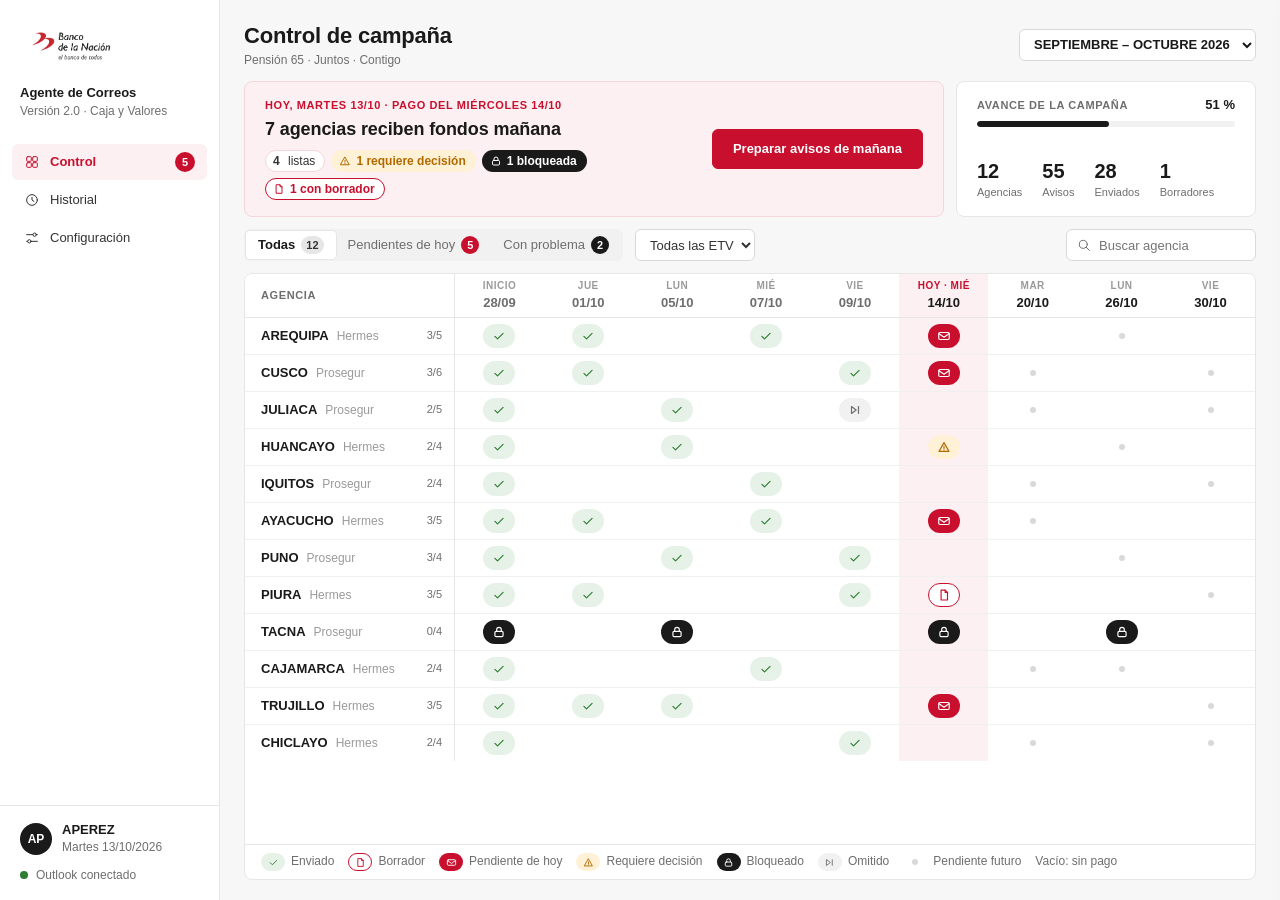
<file: docs/maqueta/index.html>
<!doctype html>
<html lang="es">
<head>
<meta charset="utf-8">
<meta name="viewport" content="width=device-width, initial-scale=1">
<title>Agente de Correos BN v2.0</title>
<style>
:root{
  --rojo:#C8102E; --rojo-osc:#9A0C23; --rojo-suave:#F6D6DA; --rojo-tenue:#FCF0F2;
  --tinta:#1A1A1A; --texto:#333333; --gris:#6E6E6E; --gris-2:#9A9A9A;
  --linea:#E6E6E6; --linea-2:#D9D9D9; --sup:#FFFFFF; --fondo:#F7F7F8; --panel:#F1F1F2;
  --ok:#2E7D32; --ok-bg:#E6F2E7; --at:#B26A00; --at-bg:#FFF1D6;
  --r-lg:8px; --r-md:6px; --sombra:0 8px 28px rgba(26,26,26,.12);
  --t:140ms ease;
}
*{box-sizing:border-box}
html,body{height:100%;margin:0}
body{background:var(--fondo);color:var(--texto);font:13px/1.45 "Segoe UI",Arial,Helvetica,sans-serif;font-variant-numeric:tabular-nums;-webkit-font-smoothing:antialiased;overflow:hidden}
button,select,input{font:inherit;color:inherit}
button{cursor:pointer}
svg.i{width:16px;height:16px;flex:none;fill:none;stroke:currentColor;stroke-width:1.5;stroke-linecap:round;stroke-linejoin:round}
:focus-visible{outline:2px solid var(--tinta);outline-offset:2px}
h1{font-size:22px;font-weight:600;color:var(--tinta);margin:0;letter-spacing:-.2px}
h2{font-size:15px;font-weight:600;color:var(--tinta);margin:0}
.rot{font-size:11px;font-weight:600;letter-spacing:.6px;text-transform:uppercase;color:var(--gris)}
.sec{color:var(--gris);font-size:12px}
.grow{flex:1;min-width:0}
.fila{display:flex;align-items:center;gap:12px}

.app{display:flex;height:100vh;min-width:1100px;min-height:700px}

/* Barra lateral */
.side{width:220px;flex:none;background:var(--sup);border-right:1px solid var(--linea);display:flex;flex-direction:column}
.logo{padding:20px 20px 4px}
.logo img{display:block;height:52px;width:auto}
.prod{padding:8px 20px 16px;font-weight:600;color:var(--tinta)}
.prod small{display:block;font-weight:400;color:var(--gris);font-size:12px}
.nav{flex:1;padding:8px 12px;display:flex;flex-direction:column;gap:2px}
.nav button{display:flex;align-items:center;gap:10px;height:36px;padding:0 12px;border:0;border-radius:var(--r-md);background:none;color:var(--texto);text-align:left;transition:background var(--t),color var(--t)}
.nav button:hover{background:var(--fondo)}
.nav button.on{background:var(--rojo-tenue);color:var(--rojo);font-weight:600}
.nav .cta{margin-left:auto;min-width:20px;height:20px;padding:0 6px;border-radius:999px;background:var(--rojo);color:#fff;font-size:11px;font-weight:600;line-height:20px;text-align:center}
.pie{padding:16px 20px;border-top:1px solid var(--linea);display:flex;flex-direction:column;gap:10px}
.usr{display:flex;align-items:center;gap:10px}
.avatar{width:32px;height:32px;border-radius:50%;background:var(--tinta);color:#fff;font-size:12px;font-weight:600;display:flex;align-items:center;justify-content:center;flex:none}
.usr b{display:block;color:var(--tinta);font-weight:600;line-height:1.2}
.con{display:flex;align-items:center;gap:8px;font-size:12px;color:var(--gris)}
.pto{width:8px;height:8px;border-radius:50%;background:var(--ok);flex:none}

/* Contenido */
.main{flex:1;min-width:0;position:relative;overflow:hidden}
.view{position:absolute;inset:0;padding:20px 24px;display:none;flex-direction:column;gap:12px;transition:right var(--t)}
.view.on{display:flex}
.main.open #v-control{right:360px}
.main.open .camp{display:none}
.main.open .busca input{width:140px}
@media (max-width:1240px){.main.open .resumen{display:none}.main.open .hoy h2{margin-bottom:0}}
.card{background:var(--sup);border:1px solid var(--linea);border-radius:var(--r-lg)}

.btn{display:inline-flex;align-items:center;justify-content:center;gap:8px;height:32px;padding:0 12px;border:1px solid var(--linea-2);border-radius:var(--r-md);background:var(--sup);color:var(--tinta);font-weight:600;white-space:nowrap;transition:background var(--t),border-color var(--t)}
.btn:hover{background:var(--fondo);border-color:var(--gris-2)}
.btn.pri{height:40px;padding:0 20px;border-color:var(--rojo);background:var(--rojo);color:#fff}
.btn.pri:hover{background:var(--rojo-osc);border-color:var(--rojo-osc)}
.btn:disabled{background:var(--panel);border-color:var(--linea);color:var(--gris-2);cursor:default}
.btn.liso{border-color:transparent;background:none;font-weight:400;color:var(--gris)}
.btn.liso:hover{background:var(--panel);color:var(--tinta)}
.btn.ico{width:32px;padding:0}
.campo{height:32px;border:1px solid var(--linea-2);border-radius:var(--r-md);background:var(--sup);padding:0 10px;transition:border-color var(--t)}
.campo:hover{border-color:var(--gris-2)}
select.campo{padding-right:4px}
.busca{position:relative}
.busca svg{position:absolute;left:10px;top:8px;color:var(--gris)}
.busca input{padding-left:32px;width:190px}
input[type=checkbox],input[type=radio]{accent-color:#C8102E;width:16px;height:16px;margin:0;flex:none}

/* Bloque Hoy + campaña */
.arriba{display:flex;gap:12px}
.hoy{flex:1;min-width:0;background:var(--rojo-tenue);border:1px solid var(--rojo-suave);border-radius:var(--r-lg);padding:16px 20px;display:flex;align-items:center;gap:20px}
.hoy .rot{color:var(--rojo)}
.hoy h2{font-size:18px;margin:2px 0 8px;letter-spacing:-.1px}
.resumen{display:flex;flex-wrap:wrap;gap:6px}
.camp{width:300px;flex:none;padding:14px 20px;display:flex;flex-direction:column;justify-content:space-between}
.barra{height:6px;border-radius:999px;background:var(--panel);overflow:hidden;margin:6px 0 2px}
.barra i{display:block;height:100%;background:var(--tinta);border-radius:999px;transition:width 300ms ease}
.cifras{display:flex;gap:20px}
.cifras b{display:block;font-size:20px;font-weight:600;color:var(--tinta);line-height:1.15}
.cifras span{font-size:11px;color:var(--gris)}

/* Filtros */
.seg{display:inline-flex;background:var(--panel);border-radius:var(--r-md);padding:2px}
.seg button{white-space:nowrap;height:28px;padding:0 12px;border:0;border-radius:4px;background:none;color:var(--gris);display:flex;align-items:center;gap:6px;transition:background var(--t),color var(--t)}
.seg button:hover{color:var(--tinta)}
.seg button.on{background:var(--sup);color:var(--tinta);font-weight:600;box-shadow:0 0 0 1px var(--linea)}
.seg em{font-style:normal;font-size:11px;font-weight:600;min-width:18px;height:18px;line-height:18px;border-radius:999px;background:var(--linea);color:var(--texto);text-align:center;padding:0 5px}
.seg em.r{background:var(--rojo);color:#fff}.seg em.n{background:var(--tinta);color:#fff}

::-webkit-scrollbar{width:10px;height:10px}
::-webkit-scrollbar-thumb{background:var(--linea-2);border-radius:999px;border:2px solid var(--sup)}
::-webkit-scrollbar-thumb:hover{background:var(--gris-2)}

/* Matriz */
.tablero{flex:1;min-height:0;display:flex;flex-direction:column;overflow:hidden}
.scroll{flex:1;overflow:auto}
table{border-collapse:separate;border-spacing:0;width:100%}
.mx{table-layout:fixed;min-width:620px}
.mx col.c1{width:210px}
.main.open .mx col.c1{width:176px}
.mx th{position:sticky;top:0;z-index:2;background:var(--sup);height:44px;border-bottom:1px solid var(--linea);font-weight:400;padding:0;text-align:center}
.mx th small{display:block;white-space:nowrap;font-size:10px;font-weight:600;letter-spacing:.5px;color:var(--gris-2)}
.mx th b{font-size:13px;font-weight:600;color:var(--tinta)}
.mx th.pas b{color:var(--gris)}
.mx th:first-child,.mx td:first-child{position:sticky;left:0;z-index:1;background:var(--sup);text-align:left;padding:0 12px 0 16px;border-right:1px solid var(--linea)}
.mx th:first-child{z-index:3}
.mx td{height:36px;border-bottom:1px solid #F0F0F0;padding:0;text-align:center;transition:background var(--t)}
.mx tr:last-child td{border-bottom:0}
.mx tbody tr:hover td{background:#FAFAFA}
.mx tbody tr.sel td{background:var(--fondo)}
.mx .dia-hoy,.mx tbody tr:hover td.dia-hoy,.mx tbody tr.sel td.dia-hoy{background:var(--rojo-tenue)}
.mx th.dia-hoy small{color:var(--rojo)}
.ag{display:flex;align-items:center;gap:8px;width:100%;height:36px;border:0;background:none;padding:0;text-align:left}
.ag b{font-weight:600;color:var(--tinta)}
.ag span{color:var(--gris-2);font-size:12px}
.ag i{margin-left:auto;font-style:normal;font-size:11px;color:var(--gris)}
.cel{width:100%;height:36px;border:0;background:none;padding:0;display:flex;align-items:center;justify-content:center}
.cel .p{transition:transform var(--t)}
.cel:hover .p{transform:scale(1.1)}
.cel.sel .p{box-shadow:0 0 0 2px var(--sup),0 0 0 4px var(--tinta)}
.vacio{padding:48px;text-align:center;color:var(--gris)}

/* Estados: píldora de celda (.p) y chip con texto (.chip) */
.p{width:32px;height:24px;border-radius:999px;display:inline-flex;align-items:center;justify-content:center;border:1px solid transparent}
.p svg.i{width:14px;height:14px;stroke-width:2}
.chip{display:inline-flex;align-items:center;gap:5px;height:22px;padding:0 9px 0 7px;border-radius:999px;border:1px solid transparent;font-size:12px;font-weight:600;white-space:nowrap}
.chip svg.i{width:12px;height:12px;stroke-width:2}
.s-env{background:var(--ok-bg);color:var(--ok)}
.s-borr{background:var(--sup);border-color:var(--rojo);color:var(--rojo)}
.s-hoy{background:var(--rojo);color:#fff}
.s-pend{color:var(--gris-2)}
.p.s-pend::after{content:"";width:6px;height:6px;border-radius:50%;background:var(--linea-2)}
.chip.s-pend{background:var(--panel);color:var(--gris)}
.s-omit{background:var(--panel);color:var(--gris)}
.s-bloq{background:var(--tinta);color:#fff}
.s-dec{background:var(--at-bg);color:var(--at)}
.chip.neutro{background:var(--sup);border-color:var(--rojo-suave);color:var(--texto);font-weight:400}
.leyenda{display:flex;align-items:center;gap:4px 14px;padding:8px 16px;border-top:1px solid var(--linea);font-size:12px;color:var(--gris);flex-wrap:wrap}
.leyenda span{display:inline-flex;align-items:center;gap:6px}
.leyenda .p{width:24px;height:18px}.leyenda .p svg.i{width:11px;height:11px}

/* Panel de detalle */
.det{position:absolute;top:0;right:0;bottom:0;width:360px;background:var(--sup);border-left:1px solid var(--linea);box-shadow:var(--sombra);transform:translateX(105%);transition:transform 160ms ease;display:flex;flex-direction:column;z-index:5}
.main.open .det{transform:none}
.det-h{padding:20px 20px 16px;border-bottom:1px solid var(--linea)}
.det-b{flex:1;overflow-y:auto;padding:16px 20px;display:flex;flex-direction:column;gap:20px}
.det-f{padding:12px 20px;border-top:1px solid var(--linea);display:flex;gap:8px}
.aviso{border-radius:var(--r-lg);padding:12px 14px;font-size:12px;display:flex;gap:10px}
.aviso b{display:block;font-size:13px;margin-bottom:2px}
.aviso.dec{background:var(--at-bg);color:#6B4000}.aviso.dec svg{color:var(--at)}
.aviso.bloq{background:var(--tinta);color:#E6E6E6}.aviso.bloq b{color:#fff}
.opc{display:flex;gap:8px;align-items:flex-start;margin-top:8px;padding:8px 10px;background:var(--sup);border-radius:var(--r-md);color:var(--texto);cursor:pointer}
.tl{position:relative;margin-top:8px}
.tl::before{content:"";position:absolute;left:11px;top:14px;bottom:14px;width:1px;background:var(--linea-2)}
.tl button{position:relative;display:flex;align-items:center;gap:12px;width:100%;border:0;background:none;padding:6px 8px 6px 0;border-radius:var(--r-md);text-align:left;transition:background var(--t)}
.tl button:hover{background:var(--fondo)}
.tl button.cur{background:var(--fondo)}
.tl .p{width:24px;height:24px;flex:none;position:relative;background-clip:padding-box}
.tl .p.s-pend{background:var(--sup);border-color:var(--linea-2)}
.tl .p svg.i{width:12px;height:12px}
.tl b{display:block;font-weight:600;color:var(--tinta);line-height:1.3}
.tl small{font-size:12px;color:var(--gris)}
.tl em{margin-left:auto;font-style:normal;font-size:12px;color:var(--gris);white-space:nowrap}
.kv{display:grid;grid-template-columns:52px 1fr;gap:4px 8px;margin-top:8px;font-size:12px}
.kv dt{color:var(--gris)}.kv dd{margin:0;color:var(--tinta);word-break:break-word}

/* Tablas de datos */
.tb th{position:sticky;top:0;z-index:1;background:var(--sup);height:36px;padding:0 12px;text-align:left;border-bottom:1px solid var(--linea);font-size:11px;font-weight:600;letter-spacing:.6px;text-transform:uppercase;color:var(--gris)}
.tb td{height:44px;padding:4px 12px;border-bottom:1px solid #F0F0F0}
.tb tr:last-child td{border-bottom:0}
.tb td b{color:var(--tinta);font-weight:600}
.tb td .sec{overflow:hidden;text-overflow:ellipsis;white-space:nowrap}
.tb tr.clic{cursor:pointer}
.tb tr.clic:hover td{background:#FAFAFA}
.tb tr.cur td,.tb tr.cur:hover td{background:var(--rojo-tenue)}
.tb tr.grupo td{height:32px;background:var(--fondo);font-size:11px;font-weight:600;letter-spacing:.6px;text-transform:uppercase;color:var(--gris)}
.tb tr.off td{color:var(--gris-2)}.tb tr.off td b{color:var(--gris)}

/* Pasos */
.pasos{display:flex;align-items:center;gap:8px;font-size:12px;color:var(--gris)}
.pasos span{display:flex;align-items:center;gap:6px}
.pasos i{font-style:normal;width:20px;height:20px;border-radius:50%;border:1px solid var(--linea-2);display:flex;align-items:center;justify-content:center;font-size:11px;font-weight:600;background:var(--sup)}
.pasos .on{color:var(--tinta);font-weight:600}.pasos .on i{background:var(--rojo);border-color:var(--rojo);color:#fff}
.pasos .ok i{background:var(--tinta);border-color:var(--tinta);color:#fff}
.pasos u{width:28px;height:1px;background:var(--linea-2)}

/* Correo */
.mail{display:flex;flex-direction:column;min-height:0;overflow:hidden}
.mail-h{padding:16px 20px;border-bottom:1px solid var(--linea)}
.mail-h h2{margin-bottom:10px}
.mail-b{padding:16px 20px;overflow-y:auto;flex:1;color:var(--texto)}
.mail-b p{margin:0 0 10px}
.firma{margin-top:16px;padding-top:12px;border-top:1px solid var(--linea);font-size:12px;color:var(--gris)}
.firma b{color:var(--tinta);font-size:13px}

.accion{display:flex;align-items:center;gap:12px;padding:12px 16px}
.accion .nota{display:flex;align-items:center;gap:8px;font-weight:600;color:var(--tinta)}

.tres{display:grid;grid-template-columns:repeat(3,1fr);gap:12px}
.tres .card{padding:14px 20px}
.tres b{display:block;font-size:28px;font-weight:600;color:var(--tinta);line-height:1.15}
.verif{padding:16px 20px}
.verif ul{list-style:none;margin:8px 0 0;padding:0;display:grid;grid-template-columns:1fr 1fr;gap:6px 24px}
.verif li{display:flex;align-items:center;gap:8px}
.verif li svg{color:var(--ok)}

/* Configuración */
.cfg{display:grid;grid-template-columns:1fr 1fr;gap:12px;overflow-y:auto;align-content:start}
.cfg .card{padding:16px 20px}
.cfg p{margin:2px 0 12px}
.cfg .campo{width:100%}
.cfg label{display:block;font-size:12px;color:var(--gris);margin:8px 0 4px}
.excl{display:flex;flex-wrap:wrap;gap:6px;margin-bottom:10px}
.excl span{display:inline-flex;align-items:center;gap:4px;height:26px;padding:0 4px 0 10px;border-radius:999px;background:var(--panel);font-size:12px}
.excl button{border:0;background:none;width:20px;height:20px;border-radius:50%;display:flex;align-items:center;justify-content:center;color:var(--gris)}
.excl button:hover{background:var(--linea-2);color:var(--tinta)}
.excl svg.i{width:12px;height:12px}
.ruta{display:flex;align-items:center;gap:6px;font-size:12px;color:var(--ok);margin-top:6px}
.ruta svg.i{width:12px;height:12px;stroke-width:2}

/* Modal y aviso emergente */
.velo{position:absolute;inset:0;background:rgba(26,26,26,.32);display:none;align-items:center;justify-content:center;z-index:10}
.velo.on{display:flex}
.dlg{width:640px;max-height:84%;background:var(--sup);border-radius:var(--r-lg);box-shadow:var(--sombra);display:flex;flex-direction:column;overflow:hidden}
.dlg-t{display:flex;align-items:center;gap:12px;padding:12px 12px 12px 20px;border-bottom:1px solid var(--linea)}
.dlg-f{padding:12px 20px;border-top:1px solid var(--linea);display:flex;align-items:center;gap:12px}
.toast{position:absolute;left:50%;bottom:24px;transform:translate(-50%,20px);background:var(--tinta);color:#fff;padding:10px 16px;border-radius:var(--r-md);box-shadow:var(--sombra);opacity:0;pointer-events:none;transition:opacity var(--t),transform var(--t);z-index:20;display:flex;align-items:center;gap:8px}
.toast.on{opacity:1;transform:translate(-50%,0)}
</style>
</head>
<body>
<div class="app">
  <aside class="side">
    <div class="logo"><img src="[data-uri]" alt="Banco de la Nación"></div>
    <div class="prod">Agente de Correos<small>Versión 2.0 · Caja y Valores</small></div>
    <nav class="nav" id="nav"></nav>
    <div class="pie">
      <div class="usr"><div class="avatar">AP</div><div><b>APEREZ</b><span class="sec">Martes 13/10/2026</span></div></div>
      <div class="con"><span class="pto"></span>Outlook conectado</div>
    </div>
  </aside>

  <main class="main" id="main">
    <!-- 1. CONTROL DE CAMPAÑA -->
    <section class="view on" id="v-control">
      <div class="fila">
        <div class="grow">
          <h1>Control de campaña</h1>
          <div class="sec">Pensión 65 · Juntos · Contigo</div>
        </div>
        <select class="campo" aria-label="Campaña" style="font-weight:600;color:var(--tinta)">
          <option>SEPTIEMBRE – OCTUBRE 2026</option>
          <option>JULIO – AGOSTO 2026 (cerrada)</option>
        </select>
      </div>

      <div class="arriba">
        <div class="hoy" id="hoy"></div>
        <div class="card camp" id="camp"></div>
      </div>

      <div class="fila">
        <div class="seg" id="seg"></div>
        <select class="campo" id="f-etv" aria-label="ETV" onchange="pintarControl()">
          <option value="">Todas las ETV</option><option>Hermes</option><option>Prosegur</option>
        </select>
        <span class="grow"></span>
        <div class="busca"><span id="ico-busca"></span><input class="campo" id="f-q" placeholder="Buscar agencia" aria-label="Buscar agencia" oninput="pintarMatriz()"></div>
      </div>

      <div class="card tablero">
        <div class="scroll" id="matriz"></div>
        <div class="leyenda" id="leyenda"></div>
      </div>
    </section>

    <aside class="det" id="det" aria-label="Detalle de la agencia"></aside>

    <!-- 2. REVISIÓN PREVIA -->
    <section class="view" id="v-revision">
      <div class="fila">
        <button class="btn ico" aria-label="Volver al tablero" onclick="ir('control')" id="rev-volver"></button>
        <div class="grow">
          <h1>Revisión previa</h1>
          <div class="sec">Recordatorios para el pago del miércoles 14 de octubre de 2026</div>
        </div>
        <div class="pasos"><span class="on"><i>1</i>Revisar</span><u></u><span><i>2</i>Generar</span><u></u><span><i>3</i>Verificar</span></div>
      </div>
      <div class="fila grow" style="align-items:stretch;min-height:0">
        <div class="card tablero" style="flex:1.5">
          <div class="scroll" id="rev-tabla"></div>
        </div>
        <div class="card mail" style="flex:1" id="rev-mail"></div>
      </div>
      <div class="card accion">
        <span class="nota" id="rev-nota"></span>
        <span class="sec grow">Los correos quedan como borradores en Outlook. El envío lo realiza usted.</span>
        <button class="btn" onclick="ir('control')">Cancelar</button>
        <button class="btn pri" id="btn-gen" onclick="generar()"></button>
      </div>
    </section>

    <!-- 3. RESULTADO -->
    <section class="view" id="v-resultado">
      <div class="fila">
        <div class="grow">
          <h1>Resultado de la generación</h1>
          <div class="sec">Martes 13/10/2026, 10:15 · Recordatorios para el pago del 14/10</div>
        </div>
        <div class="pasos"><span class="ok"><i>1</i>Revisar</span><u></u><span class="ok"><i>2</i>Generar</span><u></u><span class="on"><i>3</i>Verificar</span></div>
      </div>
      <div class="tres" id="res-kpis"></div>
      <div class="card tablero"><div class="scroll" id="res-tabla"></div></div>
      <div class="card verif" id="res-verif"></div>
      <div class="fila">
        <span class="sec grow">El detalle quedó registrado en el Historial.</span>
        <button class="btn" onclick="ir('historial')">Ver historial</button>
        <button class="btn pri" onclick="ir('control')">Volver al control de campaña</button>
      </div>
    </section>

    <!-- 4. HISTORIAL -->
    <section class="view" id="v-historial">
      <div class="fila">
        <div class="grow"><h1>Historial</h1><div class="sec" id="hist-n"></div></div>
        <select class="campo" id="h-ag" aria-label="Agencia" onchange="pintarHistorial()"></select>
        <select class="campo" id="h-res" aria-label="Resultado" onchange="pintarHistorial()">
          <option value="">Todos los resultados</option><option value="env">Enviado</option><option value="borr">Borrador generado</option><option value="omit">Omitido</option><option value="bloq">Bloqueado</option>
        </select>
        <div class="busca"><span id="ico-busca2"></span><input class="campo" id="h-q" placeholder="Buscar" aria-label="Buscar en el historial" oninput="pintarHistorial()"></div>
      </div>
      <div class="card tablero"><div class="scroll" id="hist-tabla"></div></div>
    </section>

    <!-- 5. CONFIGURACIÓN -->
    <section class="view" id="v-config">
      <div class="fila">
        <div class="grow"><h1>Configuración</h1><div class="sec">Se aplica a todos los avisos de la campaña.</div></div>
        <button class="btn pri" onclick="guardarCfg()">Guardar cambios</button>
      </div>
      <div class="cfg grow">
        <div class="card">
          <h2>Jefatura firmante</h2><p class="sec">Aparece en la firma de cada correo.</p>
          <label for="c-jefe">Nombre</label><input class="campo" id="c-jefe" oninput="firmaPrev()">
          <label for="c-cargo">Cargo</label><input class="campo" id="c-cargo" oninput="firmaPrev()">
          <div class="firma" id="c-firma"></div>
        </div>
        <div class="card">
          <h2>Correos excluidos de los recordatorios</h2><p class="sec">Reciben el correo de inicio, pero no los recordatorios.</p>
          <div class="excl" id="c-excl"></div>
          <div class="fila" style="gap:8px"><input class="campo grow" id="c-nuevo" placeholder="correo@bn.com.pe" aria-label="Correo a excluir" onkeydown="if(event.key==='Enter')agregarExcl()"><button class="btn" onclick="agregarExcl()">Agregar</button></div>
        </div>
        <div class="card">
          <h2>Dominio interno</h2><p class="sec">Un destinatario fuera de este dominio bloquea el aviso.</p>
          <div class="fila" style="gap:8px"><span class="sec">@</span><input class="campo" id="c-dom" aria-label="Dominio interno" style="width:200px"></div>
        </div>
        <div class="card">
          <h2>Archivos</h2><p class="sec">Origen del cronograma y destino de los respaldos.</p>
          <label for="c-crono">Ruta del cronograma</label>
          <div class="fila" style="gap:8px"><input class="campo grow" id="c-crono"><button class="btn" id="b-crono">Examinar</button></div>
          <div class="ruta" id="r-crono"></div>
          <label for="c-resp" style="margin-top:14px">Carpeta de respaldo</label>
          <div class="fila" style="gap:8px"><input class="campo grow" id="c-resp"><button class="btn" id="b-resp">Examinar</button></div>
          <div class="ruta" id="r-resp"></div>
        </div>
      </div>
    </section>

    <div class="velo" id="velo" onclick="if(event.target===this)cerrarModal()">
      <div class="dlg" role="dialog" aria-modal="true">
        <div class="dlg-t"><div class="grow"><h2 id="modal-t"></h2></div><span id="modal-chip"></span><button class="btn liso ico" aria-label="Cerrar" id="modal-x" onclick="cerrarModal()"></button></div>
        <div class="mail" id="modal-mail"></div>
        <div class="dlg-f"><span class="sec grow">Vista de solo lectura. La aplicación no envía correos.</span><button class="btn" onclick="cerrarModal()">Cerrar</button></div>
      </div>
    </div>
    <div class="toast" id="toast" role="status"></div>
  </main>
</div>

<script>
// ---------- Íconos (línea, 1.5 px) ----------
var ICO = {
  tablero:'<rect x="4" y="4" width="7" height="7" rx="1.5"/><rect x="13" y="4" width="7" height="7" rx="1.5"/><rect x="4" y="13" width="7" height="7" rx="1.5"/><rect x="13" y="13" width="7" height="7" rx="1.5"/>',
  reloj:'<circle cx="12" cy="12" r="8"/><path d="M12 8v4l3 2"/>',
  ajustes:'<path d="M4 7h9M19 7h1M4 17h1M11 17h9"/><circle cx="16" cy="7" r="2.5"/><circle cx="8" cy="17" r="2.5"/>',
  check:'<path d="M5 12.5l4.5 4.5L19 7.5"/>',
  doc:'<path d="M7 3.5h7l4 4V20.5H7z"/><path d="M14 3.5v4h4"/>',
  correo:'<rect x="3" y="6" width="18" height="12" rx="2"/><path d="M3.5 8l8.5 6 8.5-6"/>',
  saltar:'<path d="M6 6l8 6-8 6z"/><path d="M18 6v12"/>',
  candado:'<rect x="5" y="11" width="14" height="9" rx="2"/><path d="M8 11V8a4 4 0 0 1 8 0v3"/>',
  alerta:'<path d="M12 4.5l8.5 15h-17z"/><path d="M12 10.5v4M12 17v.3"/>',
  buscar:'<circle cx="11" cy="11" r="6"/><path d="M20 20l-4.5-4.5"/>',
  x:'<path d="M6 6l12 12M18 6L6 18"/>',
  atras:'<path d="M14.5 6l-6 6 6 6"/>',
  seguro:'<path d="M12 3.5l7 3v5c0 4.5-3 7.5-7 9-4-1.5-7-4.5-7-9v-5z"/><path d="M9 12l2.2 2.2L15 10.5"/>'
};
function ico(n){return '<svg class="i" viewBox="0 0 24 24" aria-hidden="true">' + ICO[n] + '</svg>'}

// ---------- Datos de ejemplo ----------
var FECHAS = [
  {d:'28/09', dia:'LUN', largo:'lunes 28 de septiembre de 2026',  aviso:'28/09/2026'},
  {d:'01/10', dia:'JUE', largo:'jueves 1 de octubre de 2026',     aviso:'30/09/2026'},
  {d:'05/10', dia:'LUN', largo:'lunes 5 de octubre de 2026',      aviso:'02/10/2026'},
  {d:'07/10', dia:'MIÉ', largo:'miércoles 7 de octubre de 2026',  aviso:'06/10/2026'},
  {d:'09/10', dia:'VIE', largo:'viernes 9 de octubre de 2026',    aviso:'08/10/2026'},
  {d:'14/10', dia:'MIÉ', largo:'miércoles 14 de octubre de 2026', aviso:'13/10/2026'},
  {d:'20/10', dia:'MAR', largo:'martes 20 de octubre de 2026',    aviso:'19/10/2026'},
  {d:'26/10', dia:'LUN', largo:'lunes 26 de octubre de 2026',     aviso:'23/10/2026'},
  {d:'30/10', dia:'VIE', largo:'viernes 30 de octubre de 2026',   aviso:'29/10/2026'}
];
var HOY = 5; // columna cuyo aviso se prepara hoy (pago de mañana, 14/10)
var AG = [
  {n:'AREQUIPA',  etv:'Hermes',   pagos:[1,3,5,7]},
  {n:'CUSCO',     etv:'Prosegur', pagos:[1,4,5,6,8]},
  {n:'JULIACA',   etv:'Prosegur', pagos:[2,4,6,8]},
  {n:'HUANCAYO',  etv:'Hermes',   pagos:[2,5,7], ambiguo:true},
  {n:'IQUITOS',   etv:'Prosegur', pagos:[3,6,8]},
  {n:'AYACUCHO',  etv:'Hermes',   pagos:[1,3,5,6]},
  {n:'PUNO',      etv:'Prosegur', pagos:[2,4,7]},
  {n:'PIURA',     etv:'Hermes',   pagos:[1,4,5,8]},
  {n:'TACNA',     etv:'Prosegur', pagos:[2,5,7], sinCorreo:true},
  {n:'CAJAMARCA', etv:'Hermes',   pagos:[3,6,7]},
  {n:'TRUJILLO',  etv:'Hermes',   pagos:[1,2,5,8]},
  {n:'CHICLAYO',  etv:'Hermes',   pagos:[4,6,8]}
];
var EST = {
  env: {t:'Enviado',            i:'check'},
  borr:{t:'Borrador generado',  i:'doc'},
  hoy: {t:'Pendiente de hoy',   i:'correo'},
  pend:{t:'Pendiente',          i:null},
  omit:{t:'Omitido (ya existía)', i:'saltar'},
  bloq:{t:'Bloqueado',          i:'candado'},
  dec: {t:'Requiere decisión',  i:'alerta'}
};
var HILOS = [{t:'CRONOGRAMA DE PAGO PP.SS. SET-OCT 2026 - AG. HUANCAYO', f:'28/09/2026 09:14', n:'Correo original'},
             {t:'RV: CRONOGRAMA DE PAGO PP.SS. SET-OCT 2026 - AG. HUANCAYO', f:'29/09/2026 16:02', n:'Reenvío de la agencia'}];
var cfg = {
  jefe:'Rosa Quispe Mamani', cargo:'Jefa de la Sección Caja y Valores',
  excl:['integrante1@bn.com.pe','integrante2@bn.com.pe'],
  dom:'bn.com.pe',
  resp:'\\\\bnfs01\\CajaValores\\AgenteCorreos\\Respaldos',
  crono:'C:\\CajaValores\\Cronogramas\\CRONOGRAMA_PPSS_SET-OCT_2026.xlsx'
};

AG.forEach(function(a){
  a.mail = a.sinCorreo ? '' : 'jpago_' + a.n.toLowerCase() + '@bn.com.pe';
  a.cc   = a.sinCorreo ? '' : 'admin_' + a.n.toLowerCase() + '@bn.com.pe';
  a.hilo = null;
  a.est = {};
  [0].concat(a.pagos).forEach(function(f){
    a.est[f] = a.sinCorreo ? 'bloq' : f < HOY ? 'env' : f === HOY ? 'hoy' : 'pend';
  });
});
AG[2].est[4] = 'omit';  // JULIACA: recordatorio duplicado
AG[7].est[5] = 'borr';  // PIURA: ya existe un borrador de hoy

var hist = [];
(function(){
  var horas = ['09:10','15:32','15:40','15:21','16:05'];
  for (var f = 0; f < HOY; f++) AG.forEach(function(a, i){
    if (!(f in a.est)) return;
    hist.push({fecha:FECHAS[f].aviso, hora:horas[f], usr:'APEREZ', ag:a.n,
      tipo: f === 0 ? 'Inicio de campaña' : 'Recordatorio · pago ' + FECHAS[f].d, res:a.est[f], det:motivo(i, f)});
  });
  hist.push({fecha:'13/10/2026', hora:'08:42', usr:'JROJAS', ag:'PIURA', tipo:'Recordatorio · pago 14/10', res:'borr', det:'Borrador creado en Outlook'});
  hist.reverse();
})();
var DIA = {'28/09/2026':'Lunes 28 de septiembre','30/09/2026':'Miércoles 30 de septiembre','02/10/2026':'Viernes 2 de octubre',
           '06/10/2026':'Martes 6 de octubre','08/10/2026':'Jueves 8 de octubre','13/10/2026':'Hoy, martes 13 de octubre'};

var sel = null, filtro = 'todas', marcadas = {}, revFila = null, vista = 'control';

// ---------- Utilidades ----------
function $(id){return document.getElementById(id)}
function esc(s){return String(s).replace(/&/g,'&amp;').replace(/</g,'&lt;').replace(/"/g,'&quot;')}
function ambiguoPend(a){return a.ambiguo && a.hilo === null && a.est[HOY] === 'hoy'}
function conProblema(a){return a.sinCorreo || ambiguoPend(a)}
function ver(a, f){return f === HOY && ambiguoPend(a) ? 'dec' : a.est[f]}   // estado tal como se muestra
function asunto(a){return 'CRONOGRAMA DE PAGO PP.SS. SET-OCT 2026 - AG. ' + a.n}
function motivo(i, f){
  var a = AG[i], e = ver(a, f);
  if (e === 'bloq') return 'Sin correo registrado en el cronograma';
  if (e === 'omit') return 'Ya existía un recordatorio en el hilo, enviado manualmente el 08/10/2026';
  if (e === 'borr') return 'Borrador en Outlook, pendiente de que usted lo envíe';
  if (e === 'env')  return 'Enviado desde Outlook';
  if (e === 'dec')  return 'Hilo ambiguo: hay 2 hilos de inicio para esta agencia';
  if (e === 'hoy')  return 'Debe prepararse hoy';
  return 'Se preparará el ' + FECHAS[f].aviso;
}
function pil(e){return '<span class="p s-' + e + '">' + (EST[e].i ? ico(EST[e].i) : '') + '</span>'}
function chip(e, txt){return '<span class="chip s-' + e + '">' + (EST[e].i ? ico(EST[e].i) : '') + (txt || EST[e].t) + '</span>'}
function plural(n, s, p){return n + ' ' + (n === 1 ? s : p)}
var tt;
function toast(m){$('toast').innerHTML = ico('check') + m; $('toast').classList.add('on'); clearTimeout(tt); tt = setTimeout(function(){$('toast').classList.remove('on')}, 2600)}

function ir(v){
  vista = v;
  ['control','revision','resultado','historial','config'].forEach(function(x){$('v-' + x).classList.toggle('on', x === v)});
  if (v !== 'control') sel = null;
  pintarNav();
  if (v === 'control') pintarControl(); else $('main').classList.remove('open');
  if (v === 'historial') pintarHistorial();
  if (v === 'config') pintarCfg();
}
function pintarNav(){
  var act = (vista === 'historial' || vista === 'config') ? vista : 'control';
  var n = AG.filter(function(a){return a.est[HOY] === 'hoy'}).length;
  $('nav').innerHTML = [['control','tablero','Control'],['historial','reloj','Historial'],['config','ajustes','Configuración']].map(function(x){
    return '<button class="' + (act === x[0] ? 'on' : '') + '" onclick="ir(\'' + x[0] + '\')">' + ico(x[1]) + x[2] +
      (x[0] === 'control' && n ? '<span class="cta" title="Pendientes de hoy">' + n + '</span>' : '') + '</button>';
  }).join('');
}

// ---------- 1. Control ----------
function pintarControl(){
  var k = {prog:0, borr:0, env:0}, man = {tot:0, listas:0, dec:0, bloq:0, borr:0};
  AG.forEach(function(a){
    for (var f in a.est){k.prog++; if (a.est[f] === 'borr') k.borr++; if (a.est[f] === 'env') k.env++}
    if (HOY in a.est){
      man.tot++;
      var e = ver(a, HOY);
      if (e === 'hoy') man.listas++; else if (e === 'dec') man.dec++; else if (e === 'bloq') man.bloq++; else if (e === 'borr') man.borr++;
    }
  });
  var falta = man.listas + man.dec;
  $('hoy').innerHTML = '<div class="grow"><div class="rot">Hoy, martes 13/10 · pago del miércoles 14/10</div>' +
    '<h2>' + (falta ? plural(man.tot, 'agencia recibe', 'agencias reciben') + ' fondos mañana'
                    : 'Los avisos de mañana ya están preparados') + '</h2><div class="resumen">' +
    (man.listas ? '<span class="chip neutro"><b>' + man.listas + '</b>&nbsp;' + (man.listas === 1 ? 'lista' : 'listas') + '</span>' : '') +
    (man.dec ? chip('dec', plural(man.dec, 'requiere', 'requieren') + ' decisión') : '') +
    (man.bloq ? chip('bloq', plural(man.bloq, 'bloqueada', 'bloqueadas')) : '') +
    (man.borr ? chip('borr', man.borr + ' con borrador') : '') +
    '</div></div><button class="btn pri" onclick="abrirRevision()">Preparar avisos de mañana</button>';

  var pct = Math.round(k.env / k.prog * 100);
  $('camp').innerHTML = '<div><div class="fila"><span class="rot grow">Avance de la campaña</span><b style="color:var(--tinta)">' + pct + ' %</b></div>' +
    '<div class="barra"><i style="width:' + pct + '%"></i></div></div><div class="cifras">' +
    cif(AG.length, 'Agencias') + cif(k.prog, 'Avisos') + cif(k.env, 'Enviados') + cif(k.borr, 'Borradores') + '</div>';

  var nh = AG.filter(function(a){return a.est[HOY] === 'hoy'}).length, np = AG.filter(conProblema).length;
  $('seg').innerHTML = seg('todas', 'Todas', AG.length, '') + seg('hoy', 'Pendientes de hoy', nh, 'r') + seg('prob', 'Con problema', np, 'n');
  pintarNav(); pintarMatriz();
}
function cif(n, t){return '<div><b>' + n + '</b><span>' + t + '</span></div>'}
function seg(id, t, n, c){return '<button class="' + (filtro === id ? 'on' : '') + '" onclick="filtro=\'' + id + '\';pintarControl()">' + t + '<em class="' + (n ? c : '') + '">' + n + '</em></button>'}

function pintarMatriz(){
  var fe = $('f-etv').value, q = $('f-q').value.trim().toUpperCase();
  var h = '<table class="mx"><colgroup><col class="c1"></colgroup><thead><tr><th><span class="rot">Agencia</span></th>';
  FECHAS.forEach(function(x, f){
    h += '<th class="' + (f === HOY ? 'dia-hoy' : f < HOY ? 'pas' : '') + '"><small>' + (f === 0 ? 'INICIO' : f === HOY ? 'HOY · ' + x.dia : x.dia) + '</small><b>' + x.d + '</b></th>';
  });
  h += '</tr></thead><tbody>';
  var n = 0;
  AG.forEach(function(a, i){
    if (filtro === 'hoy' && a.est[HOY] !== 'hoy') return;
    if (filtro === 'prob' && !conProblema(a)) return;
    if (fe && a.etv !== fe) return;
    if (q && a.n.indexOf(q) < 0) return;
    n++;
    var tot = Object.keys(a.est).length, env = Object.keys(a.est).filter(function(f){return a.est[f] === 'env'}).length;
    h += '<tr class="' + (sel && sel.a === i ? 'sel' : '') + '"><td><button class="ag" onclick="elegir(' + i + ',null)"><b>' + a.n + '</b><span>' + a.etv + '</span><i title="Avisos enviados">' + env + '/' + tot + '</i></button></td>';
    FECHAS.forEach(function(x, f){
      h += '<td class="' + (f === HOY ? 'dia-hoy' : '') + '">';
      if (f in a.est){
        var e = ver(a, f), tip = EST[e].t + ' · ' + motivo(i, f);
        h += '<button class="cel' + (sel && sel.a === i && sel.f === f ? ' sel' : '') + '" title="' + esc(tip) + '" aria-label="' + a.n + ', ' + x.d + ': ' + esc(tip) + '" onclick="elegir(' + i + ',' + f + ')">' + pil(e) + '</button>';
      }
      h += '</td>';
    });
    h += '</tr>';
  });
  h += '</tbody></table>';
  if (!n) h += '<div class="vacio"><b style="color:var(--tinta)">Ninguna agencia coincide.</b><br>Cambie los filtros o borre la búsqueda.</div>';
  $('matriz').innerHTML = h;
  pintarDetalle();
}
function elegir(a, f){sel = {a:a, f:f}; pintarMatriz()}
function cerrarDetalle(){sel = null; pintarMatriz()}

function pintarDetalle(){
  $('main').classList.toggle('open', !!sel && vista === 'control');
  if (!sel) return;
  var a = AG[sel.a], i = sel.a;
  var f = sel.f === null ? (HOY in a.est ? HOY : 0) : sel.f;
  var cab = HOY in a.est ? chip(ver(a, HOY)) : '<span class="chip s-pend">Sin pago mañana</span>';
  var h = '<div class="det-h"><div class="fila"><div class="grow"><h2 style="font-size:18px">' + a.n + '</h2><div class="sec">ETV ' + a.etv + ' · ' + plural(a.pagos.length, 'fecha', 'fechas') + ' de pago</div></div>' +
    '<button class="btn liso ico" aria-label="Cerrar detalle" onclick="cerrarDetalle()">' + ico('x') + '</button></div><div style="margin-top:10px">' + cab + '</div></div><div class="det-b">';

  if (a.sinCorreo)
    h += '<div class="aviso bloq">' + ico('candado') + '<div><b>Bloqueado: sin correo</b>La agencia no tiene correo en el cronograma, por lo que no se generó ningún aviso. Regístrelo en el archivo Excel y vuelva a cargarlo.</div></div>';
  else if (ambiguoPend(a))
    h += '<div class="aviso dec">' + ico('alerta') + '<div><b>Elija el hilo de respuesta</b>Hay 2 hilos de inicio para esta agencia. El recordatorio se creará como respuesta al que usted indique.' +
      HILOS.map(function(x, j){return '<label class="opc"><input type="radio" name="hilo" onchange="fijarHilo(' + i + ',' + j + ')"><span><b style="margin:0">' + x.n + ' · ' + x.f + '</b>' + x.t + '</span></label>'}).join('') + '</div></div>';

  h += '<div><div class="rot">Línea de tiempo</div><div class="tl">';
  [0].concat(a.pagos).forEach(function(x){
    h += '<button class="' + (x === f ? 'cur' : '') + '" onclick="elegir(' + i + ',' + x + ')">' + pil(ver(a, x)) +
      '<span><b>' + (x === 0 ? 'Inicio de campaña' : 'Recordatorio · pago ' + FECHAS[x].d) + '</b><small>' + EST[ver(a, x)].t + '</small></span><em>' + (x === 0 ? '' : 'aviso ') + FECHAS[x].aviso.slice(0, 5) + '</em></button>';
  });
  h += '</div><div class="sec" style="margin-top:8px">' + esc(motivo(i, f)) + '.</div></div>';

  h += '<div><div class="rot">Destinatarios</div><dl class="kv">';
  if (a.sinCorreo) h += '<dt>Para</dt><dd style="color:var(--gris)">Sin correo registrado</dd>';
  else h += '<dt>Para</dt><dd>' + a.mail + '</dd><dt>CC</dt><dd>' + a.cc + '</dd><dt>Excluidos</dt><dd style="color:var(--gris)">' + cfg.excl.length + ' en recordatorios</dd>';
  h += '</dl></div><div><div class="rot">Hilo original</div><div style="margin-top:8px;font-size:12px">';
  if (a.sinCorreo) h += '<span class="sec">No existe: el correo de inicio no se generó.</span>';
  else if (a.ambiguo && a.hilo === null) h += '<span class="sec">Por definir (2 coincidencias).</span>';
  else h += '<b style="color:var(--tinta);font-weight:600">' + (a.ambiguo ? HILOS[a.hilo].t : asunto(a)) + '</b><br><span class="sec">Enviado el ' + (a.ambiguo ? HILOS[a.hilo].f : '28/09/2026 09:10') + '</span>';
  h += '</div></div></div><div class="det-f"><button class="btn grow" ' + (a.sinCorreo ? 'disabled' : '') + ' onclick="verCorreo(' + i + ',' + f + ')">' + ico('correo') + 'Ver correo</button></div>';
  $('det').innerHTML = h;
}
function fijarHilo(i, j){AG[i].hilo = j; pintarControl(); toast('Hilo definido para ' + AG[i].n)}

// ---------- Correo ----------
function correo(i, f){
  var a = AG[i], x = FECHAS[f], ini = f === 0;
  var cc = a.cc + (ini ? '; ' + cfg.excl.join('; ') : '');
  var cuerpo = ini
    ? '<p>Estimados señores:</p><p>Se remite el cronograma de entrega de fondos para el pago de Programas Sociales (Pensión 65, Juntos y Contigo) correspondiente a la campaña SEPTIEMBRE – OCTUBRE 2026.</p>' +
      '<p>Fechas programadas para la Agencia ' + a.n + ' (ETV ' + a.etv + '): ' + a.pagos.map(function(p){return FECHAS[p].d + '/2026'}).join(', ') + '.</p>' +
      '<p>La víspera de cada fecha se les enviará un recordatorio en este mismo hilo. Agradeceremos confirmar la recepción.</p>'
    : '<p>Estimados señores:</p><p>Se les recuerda que mañana, <b>' + x.largo + '</b>, se efectuará la entrega de fondos para el pago de Programas Sociales (Pensión 65, Juntos y Contigo) en la Agencia ' + a.n + ', a cargo de la ETV ' + a.etv + '.</p>' +
      '<p>Agradeceremos tomar las previsiones del caso y confirmar la recepción del presente.</p>';
  var hilo = a.ambiguo ? (a.hilo === null ? 'Por definir (hilo ambiguo)' : HILOS[a.hilo].n + ' del ' + HILOS[a.hilo].f) : 'Respuesta al correo de inicio del 28/09/2026';
  return '<div class="mail-h"><h2>' + (ini ? '' : 'RE: ') + asunto(a) + '</h2><div class="fila" style="align-items:flex-start"><div class="avatar" style="background:var(--rojo)">CV</div>' +
    '<dl class="kv grow" style="margin:0"><dt>De</dt><dd>Caja y Valores &lt;area1@bn.com.pe&gt;</dd><dt>Para</dt><dd>' + (a.mail || 'Sin correo') + '</dd><dt>CC</dt><dd>' + cc + '</dd>' +
    (ini ? '' : '<dt>Hilo</dt><dd>' + hilo + '</dd>') + '</dl></div></div>' +
    '<div class="mail-b">' + cuerpo + '<p>Atentamente,</p><div class="firma"><b>' + esc(cfg.jefe) + '</b><br>' + esc(cfg.cargo) + '<br>Banco de la Nación</div></div>';
}
function verCorreo(i, f){
  $('modal-t').textContent = AG[i].n + ' · ' + (f === 0 ? 'Correo de inicio' : 'Recordatorio del pago ' + FECHAS[f].d);
  $('modal-chip').innerHTML = chip(ver(AG[i], f));
  $('modal-mail').innerHTML = correo(i, f);
  $('velo').classList.add('on'); $('modal-x').focus();
}
function cerrarModal(){$('velo').classList.remove('on')}

// ---------- 2. Revisión previa ----------
function filasRev(){return AG.map(function(a, i){return i}).filter(function(i){return HOY in AG[i].est})}
function estadoRev(a){
  var e = ver(a, HOY);
  if (e === 'bloq') return {ok:false, c:chip('bloq', 'Bloqueada: sin correo')};
  if (e === 'borr') return {ok:false, c:chip('omit', 'Se omitirá: ya existe')};
  if (e === 'dec')  return {ok:false, c:chip('dec', 'Elija el hilo')};
  return {ok:true, c:chip('env', 'Listo para generar')};
}
function abrirRevision(){
  marcadas = {};
  filasRev().forEach(function(i){if (estadoRev(AG[i]).ok) marcadas[i] = true});
  revFila = filasRev()[0];
  ir('revision'); pintarRevision();
}
function pintarRevision(){
  var h = '<table class="tb" style="table-layout:fixed"><thead><tr><th style="width:44px"></th><th>Agencia y destinatario</th><th style="width:186px">Hilo</th><th style="width:186px">Estado</th></tr></thead><tbody>';
  filasRev().forEach(function(i){
    var a = AG[i], r = estadoRev(a);
    var hilo = a.sinCorreo ? '<span class="sec">No existe</span>' : 'Inicio del 28/09/2026';
    if (a.ambiguo && a.est[HOY] === 'hoy') hilo = '<select class="campo" style="width:170px;height:28px" aria-label="Hilo de HUANCAYO" onclick="event.stopPropagation()" onchange="hiloRev(' + i + ',this.value)">' +
      '<option value="">Elija el hilo…</option><option value="0"' + (a.hilo === 0 ? ' selected' : '') + '>Original · 28/09 09:14</option><option value="1"' + (a.hilo === 1 ? ' selected' : '') + '>Reenvío · 29/09 16:02</option></select>';
    h += '<tr class="clic ' + (revFila === i ? 'cur ' : '') + (r.ok || ambiguoPend(a) ? '' : 'off') + '" onclick="verFila(' + i + ')">' +
      '<td><input type="checkbox" aria-label="Incluir ' + a.n + '" ' + (marcadas[i] ? 'checked ' : '') + (r.ok ? '' : 'disabled ') + 'onclick="event.stopPropagation()" onchange="marcar(' + i + ',this.checked)"></td>' +
      '<td><b>' + a.n + '</b><div class="sec">' + (a.mail || 'Sin correo registrado') + '</div></td><td>' + hilo + '</td><td>' + r.c + '</td></tr>';
  });
  $('rev-tabla').innerHTML = h + '</tbody></table>';
  $('rev-mail').innerHTML = correo(revFila, HOY);
  var n = Object.keys(marcadas).length;
  $('btn-gen').textContent = 'Generar ' + plural(n, 'borrador', 'borradores');
  $('btn-gen').disabled = n === 0;
}
function verFila(i){revFila = i; pintarRevision()}
function marcar(i, v){if (v) marcadas[i] = true; else delete marcadas[i]; pintarRevision()}
function hiloRev(i, v){
  AG[i].hilo = v === '' ? null : +v;
  if (AG[i].hilo === null) delete marcadas[i]; else marcadas[i] = true;
  revFila = i; pintarRevision();
}

// ---------- 3. Resultado ----------
function generar(){
  var res = [];
  filasRev().forEach(function(i){
    var a = AG[i], e = ver(a, HOY), x;
    if (marcadas[i]){a.est[HOY] = 'borr'; x = {res:'borr', det:'Borrador creado en Outlook para ' + a.mail}}
    else if (e === 'bloq') x = {res:'bloq', det:'La agencia no tiene correo registrado en el cronograma'};
    else if (e === 'borr') x = {res:'omit', det:'Ya existía un borrador del recordatorio (13/10/2026 08:42, JROJAS)'};
    else if (e === 'dec')  x = {res:'dec',  det:'Hilo ambiguo sin resolver. Sigue pendiente de hoy'};
    else                   x = {res:'hoy',  det:'Desmarcada por usted. Sigue pendiente de hoy'};
    x.ag = a.n; res.push(x);
    hist.unshift({fecha:'13/10/2026', hora:'10:15', usr:'APEREZ', ag:a.n, tipo:'Recordatorio · pago 14/10', res:x.res, det:x.det});
  });
  function cuenta(k){return res.filter(function(x){return k.indexOf(x.res) >= 0}).length}
  var g = cuenta(['borr']);
  $('res-kpis').innerHTML = '<div class="card"><b>' + g + '</b><span class="sec">Borradores generados</span></div>' +
    '<div class="card"><b>' + cuenta(['omit','bloq']) + '</b><span class="sec">Omitidos o bloqueados</span></div>' +
    '<div class="card"><b' + (cuenta(['hoy','dec']) ? ' style="color:var(--rojo)"' : '') + '>' + cuenta(['hoy','dec']) + '</b><span class="sec">Siguen pendientes de hoy</span></div>';
  var h = '<table class="tb"><thead><tr><th style="width:160px">Agencia</th><th style="width:210px">Resultado</th><th>Motivo</th></tr></thead><tbody>';
  res.forEach(function(x){h += '<tr><td><b>' + x.ag + '</b></td><td>' + chip(x.res) + '</td><td>' + x.det + '</td></tr>'});
  $('res-tabla').innerHTML = h + '</tbody></table>';
  $('res-verif').innerHTML = '<h2>Verificación en Outlook</h2><ul>' +
    ['Carpeta Borradores accesible', g + ' de ' + g + ' borradores encontrados tras la generación', 'Todos los destinatarios pertenecen a @' + esc(cfg.dom),
     'Ningún correo fue enviado por la aplicación'].map(function(t){return '<li>' + ico('check') + t + '</li>'}).join('') + '</ul>';
  ir('resultado');
  toast(plural(g, 'borrador creado', 'borradores creados') + ' en Outlook');
}

// ---------- 4. Historial ----------
function pintarHistorial(){
  var fa = $('h-ag').value, fr = $('h-res').value, q = $('h-q').value.trim().toUpperCase();
  var filas = hist.filter(function(x){
    return (!fa || x.ag === fa) && (!fr || x.res === fr) && (!q || (x.ag + ' ' + x.usr + ' ' + x.tipo + ' ' + x.det).toUpperCase().indexOf(q) >= 0);
  });
  var h = '<table class="tb"><thead><tr><th style="width:72px">Hora</th><th style="width:120px">Usuario</th><th style="width:130px">Agencia</th><th style="width:200px">Tipo de aviso</th><th style="width:200px">Resultado</th><th>Detalle</th></tr></thead><tbody>', dia = '';
  filas.forEach(function(x){
    if (x.fecha !== dia){dia = x.fecha; h += '<tr class="grupo"><td colspan="6">' + DIA[dia] + ' · ' + dia + '</td></tr>'}
    h += '<tr><td>' + x.hora + '</td><td>' + x.usr + '</td><td><b>' + x.ag + '</b></td><td>' + x.tipo + '</td><td>' + chip(x.res) + '</td><td class="sec">' + x.det + '</td></tr>';
  });
  $('hist-tabla').innerHTML = h + '</tbody></table>' + (filas.length ? '' : '<div class="vacio"><b style="color:var(--tinta)">No hay registros con ese criterio.</b><br>Pruebe con otra agencia o resultado.</div>');
  $('hist-n').textContent = 'Campaña SEPTIEMBRE – OCTUBRE 2026 · ' + filas.length + ' de ' + hist.length + ' registros';
}

// ---------- 5. Configuración ----------
function pintarCfg(){
  $('c-jefe').value = cfg.jefe; $('c-cargo').value = cfg.cargo; $('c-dom').value = cfg.dom;
  $('c-resp').value = cfg.resp; $('c-crono').value = cfg.crono;
  $('r-crono').innerHTML = ico('check') + 'Archivo encontrado · 12 agencias, 8 fechas';
  $('r-resp').innerHTML = ico('check') + 'Carpeta accesible · último respaldo 13/10/2026 08:42';
  $('c-excl').innerHTML = cfg.excl.map(function(m, j){
    return '<span>' + esc(m) + '<button aria-label="Quitar ' + esc(m) + '" onclick="quitarExcl(' + j + ')">' + ico('x') + '</button></span>';
  }).join('') || '<span class="sec" style="background:none;padding:0">Ningún correo excluido.</span>';
  firmaPrev();
}
function firmaPrev(){$('c-firma').innerHTML = '<b>' + esc($('c-jefe').value) + '</b><br>' + esc($('c-cargo').value) + '<br>Banco de la Nación'}
function leerCfg(){cfg.jefe = $('c-jefe').value; cfg.cargo = $('c-cargo').value; cfg.dom = $('c-dom').value; cfg.resp = $('c-resp').value; cfg.crono = $('c-crono').value}
function agregarExcl(){
  var v = $('c-nuevo').value.trim().toLowerCase();
  leerCfg();
  if (!v) return;
  if (v.slice(-cfg.dom.length - 1) !== '@' + cfg.dom){toast('El correo debe pertenecer a @' + esc(cfg.dom)); return}
  if (cfg.excl.indexOf(v) < 0) cfg.excl.push(v);
  $('c-nuevo').value = ''; pintarCfg();
}
function quitarExcl(j){leerCfg(); cfg.excl.splice(j, 1); pintarCfg()}
function guardarCfg(){leerCfg(); toast('Cambios guardados')}

// ---------- Inicio ----------
$('ico-busca').innerHTML = $('ico-busca2').innerHTML = ico('buscar');
$('rev-volver').innerHTML = ico('atras'); $('modal-x').innerHTML = ico('x');
$('rev-nota').innerHTML = ico('seguro') + 'Nada se crea hasta que confirme.';
$('h-ag').innerHTML = '<option value="">Todas las agencias</option>' + AG.map(function(a){return '<option>' + a.n + '</option>'}).join('');
$('leyenda').innerHTML = ['env','borr','hoy','dec','bloq','omit','pend'].map(function(e){return '<span>' + pil(e) + ({pend:'Pendiente futuro', omit:'Omitido', borr:'Borrador'}[e] || EST[e].t) + '</span>'}).join('') + '<span>Vacío: sin pago</span>';
document.addEventListener('keydown', function(e){
  if (e.key !== 'Escape') return;
  if ($('velo').classList.contains('on')) cerrarModal(); else if (sel) cerrarDetalle();
});
pintarControl();
</script>
</body>
</html>
</file>
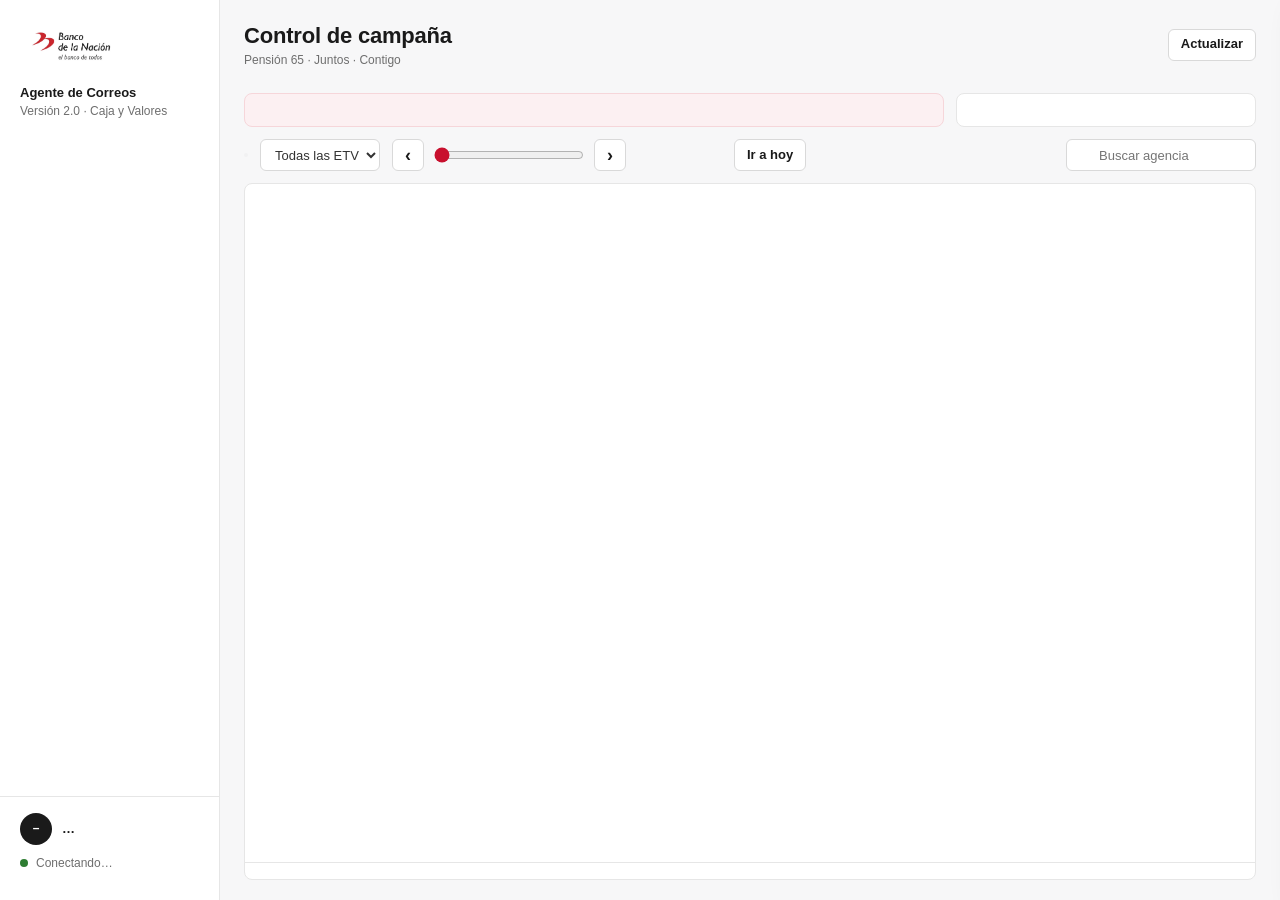
<file: agente_correos/ui/web/index.html>
<!doctype html>
<html lang="es">
<head>
<meta charset="utf-8">
<meta name="viewport" content="width=device-width, initial-scale=1">
<title>Agente de Correos BN</title>
<link rel="stylesheet" href="app.css">
</head>
<body>
<div class="app">
  <aside class="side">
    <div class="logo"><img src="logo_bn.png" alt="Banco de la Nación"></div>
    <div class="prod">Agente de Correos<small>Versión 2.0 · Caja y Valores</small></div>
    <nav class="nav" id="nav"></nav>
    <div class="pie">
      <div class="usr"><div class="avatar" id="u-ini">–</div><div><b id="u-nom">…</b><span class="sec" id="u-fecha"></span></div></div>
      <div class="con"><span class="pto" id="u-pto"></span><span id="u-con">Conectando…</span></div>
      <div class="sec" id="u-vig" style="padding:2px 0 0 16px"></div>
    </div>
  </aside>

  <main class="main" id="main">

    <!-- 1. CONTROL -->
    <section class="view on" id="v-control">
      <div class="fila">
        <div class="grow"><h1 id="c-titulo">Control de campaña</h1><div class="sec" id="c-sub">Pensión 65 · Juntos · Contigo</div></div>
        <button class="btn" onclick="recargarCampana(true)" title="Volver a leer el archivo y el registro">Actualizar</button>
      </div>
      <div id="c-aviso"></div>
      <div class="arriba">
        <div class="hoy" id="hoy"></div>
        <div class="card camp" id="camp"></div>
      </div>
      <div class="fila filtros">
        <div class="seg" id="seg"></div>
        <select class="campo" id="f-etv" aria-label="ETV" onchange="pintarMatriz()">
          <option value="">Todas las ETV</option><option>HERMES</option><option>PROSEGUR</option>
        </select>
        <div class="vent" id="vent">
          <button class="btn ico" id="v-ant" onclick="moverVentana(-5)" title="5 fechas anteriores" aria-label="5 fechas anteriores">‹</button>
          <input type="range" id="v-barra" min="1" max="1" value="1" aria-label="Mover por las fechas de la campaña" oninput="ponerVentana(+this.value)">
          <button class="btn ico" id="v-sig" onclick="moverVentana(5)" title="5 fechas siguientes" aria-label="5 fechas siguientes">›</button>
          <span class="sec" id="v-rango"></span>
          <button class="btn" onclick="irAHoy()">Ir a hoy</button>
          <button class="btn" id="v-venc" onclick="irAVencidos()" style="display:none"></button>
        </div>
        <span class="grow"></span>
        <div class="busca"><span id="ico-busca"></span><input class="campo" id="f-q" placeholder="Buscar agencia" aria-label="Buscar agencia" oninput="pintarMatriz()"></div>
      </div>
      <div class="card tablero">
        <div class="scroll" id="matriz"></div>
        <div class="leyenda" id="leyenda"></div>
      </div>
    </section>
    <aside class="det" id="det" aria-label="Detalle de la agencia"></aside>

    <!-- 2. PREPARAR ENTREGA -->
    <section class="view" id="v-entrega">
      <div class="fila">
        <div class="grow"><h1>Preparar entrega</h1>
          <div class="sec">Arrastre el cronograma original. El original no se modifica: se genera una copia con los cambios.</div></div>
      </div>
      <div id="ent-1">
        <div class="drop" id="drop" tabindex="0">
          <div id="ico-subir"></div>
          <b>Suelte aquí el cronograma original</b>
          <span class="sec">Archivo Excel (.xlsx)</span>
          <button class="btn" onclick="elegirOriginal()">Elegir archivo…</button>
        </div>
      </div>
      <div id="ent-2" style="display:none;flex:1;min-height:0;flex-direction:column;gap:12px">
        <div class="card ent-resumen" id="ent-resumen"></div>
        <div class="ent-cols">
          <div class="card tablero">
            <div class="fila ent-cab">
              <div class="grow"><h2>Puntos suspendidos</h2><div class="sec" id="ent-sus-n"></div></div>
              <div class="busca"><span id="ico-busca3"></span><input class="campo" id="ent-q" placeholder="Buscar punto o agencia" oninput="pintarPuntos()"></div>
            </div>
            <div class="scroll" id="ent-puntos"></div>
          </div>
          <div class="card ent-lado">
            <h2>Origen del cambio</h2>
            <p class="sec">Se anota junto a cada punto. Por ejemplo: «correo de Operaciones del 10/09».</p>
            <input class="campo" id="ent-origen" placeholder="Correo, oficio o fecha" style="width:100%">
            <h2 style="margin-top:18px">Fechas reprogramadas</h2>
            <p class="sec">Elija un punto en la lista y use «Reprogramar».</p>
            <div id="ent-reprog"></div>
          </div>
        </div>
        <div class="card accion">
          <span class="sec grow" id="ent-nota"></span>
          <button class="btn" onclick="entCancelar()">Cancelar</button>
          <button class="btn pri" id="ent-generar" onclick="entGenerar()">Generar y guardar como…</button>
        </div>
      </div>
      <div id="ent-3" style="display:none"></div>
    </section>

    <!-- 3. REVISIÓN PREVIA -->
    <section class="view" id="v-revision">
      <div class="fila">
        <button class="btn ico" aria-label="Volver al tablero" onclick="ir('control')" id="rev-volver"></button>
        <div class="grow"><h1>Revisión previa</h1><div class="sec" id="rev-sub"></div></div>
        <div class="pasos"><span class="on"><i>1</i>Revisar</span><u></u><span><i>2</i>Enviar</span><u></u><span><i>3</i>Verificar</span></div>
      </div>
      <div class="fila grow" style="align-items:stretch;min-height:0">
        <div class="card tablero" style="flex:1.35"><div class="scroll" id="rev-tabla"></div></div>
        <div class="card mail" style="flex:1" id="rev-mail"></div>
      </div>
      <div class="card accion">
        <span class="nota" id="rev-nota"></span>
        <span class="sec grow" id="rev-info"></span>
        <button class="btn" onclick="ir('control')">Cancelar</button>
        <button class="btn" id="btn-prueba" onclick="enviarPrueba()">Enviarme una prueba</button>
        <button class="btn" id="btn-borr" onclick="confirmar('borrador')">Dejar como borradores</button>
        <button class="btn pri" id="btn-env" onclick="confirmar('enviar')"></button>
      </div>
    </section>

    <!-- 4. RESULTADO -->
    <section class="view" id="v-resultado">
      <div class="fila">
        <div class="grow"><h1 id="res-titulo">Resultado</h1><div class="sec" id="res-sub"></div></div>
        <div class="pasos"><span class="ok"><i>1</i>Revisar</span><u></u><span class="ok"><i>2</i>Enviar</span><u></u><span class="on"><i>3</i>Verificar</span></div>
      </div>
      <div id="res-anular"></div>
      <div class="tres" id="res-kpis"></div>
      <div class="card tablero"><div class="scroll" id="res-tabla"></div></div>
      <div class="fila">
        <span class="sec grow">El detalle quedó registrado en el Historial.</span>
        <button class="btn" onclick="ir('historial')">Ver historial</button>
        <button class="btn pri" onclick="recargarCampana(true); ir('control')">Volver al control de campaña</button>
      </div>
    </section>

    <!-- 5. HISTORIAL -->
    <section class="view" id="v-historial">
      <div class="fila">
        <div class="grow"><h1>Historial</h1><div class="sec" id="hist-n"></div></div>
        <select class="campo" id="h-ag" aria-label="Agencia" onchange="pintarHistorial()"></select>
        <select class="campo" id="h-res" aria-label="Resultado" onchange="pintarHistorial()">
          <option value="">Todos los resultados</option><option value="env">Enviado</option><option value="borr">Borrador</option>
          <option value="omit">Omitido o anulado</option><option value="bloq">Bloqueado</option><option value="dec">Con problema</option>
        </select>
        <div class="busca"><span id="ico-busca2"></span><input class="campo" id="h-q" placeholder="Buscar" aria-label="Buscar en el historial" oninput="pintarHistorial()"></div>
      </div>
      <div class="card tablero"><div class="scroll" id="hist-tabla"></div></div>
    </section>

    <!-- 6. CONFIGURACIÓN -->
    <section class="view" id="v-config">
      <div class="fila">
        <div class="grow"><h1>Configuración</h1><div class="sec" id="cfg-sub">Cada cambio queda registrado con quién y cuándo.</div></div>
        <button class="btn pri" id="cfg-guardar" onclick="guardarCfg()">Guardar cambios</button>
      </div>
      <div class="seg" id="cfg-tabs" style="align-self:flex-start"></div>
      <div class="cfg grow" id="cfg"></div>
    </section>

    <div class="velo" id="velo" onclick="if(event.target===this)cerrarModal()">
      <div class="dlg" role="dialog" aria-modal="true" id="dlg"></div>
    </div>
    <div class="auto-banner" id="auto-banner" role="alert" aria-live="assertive"></div>
    <div class="toast" id="toast" role="status"></div>
  </main>
</div>
<script>
  // Fuera de pywebview (para revisar la interfaz en un navegador) se usa una Api de ejemplo: index.html?dev
  if (location.search.indexOf('dev') >= 0) document.write('<script src="dev_api.js"><\/script>');
</script>
<script src="app.js"></script>
</body>
</html>
</file>
<file: agente_correos/ui/web/app.css>
:root{
  --rojo:#C8102E; --rojo-osc:#9A0C23; --rojo-suave:#F6D6DA; --rojo-tenue:#FCF0F2;
  --tinta:#1A1A1A; --texto:#333333; --gris:#6E6E6E; --gris-2:#9A9A9A;
  --linea:#E6E6E6; --linea-2:#D9D9D9; --sup:#FFFFFF; --fondo:#F7F7F8; --panel:#F1F1F2;
  --ok:#2E7D32; --ok-bg:#E6F2E7; --at:#B26A00; --at-bg:#FFF1D6;
  --r-lg:8px; --r-md:6px; --sombra:0 8px 28px rgba(26,26,26,.12);
  --t:140ms ease;
}
*{box-sizing:border-box}
html,body{height:100%;margin:0}
body{background:var(--fondo);color:var(--texto);font:13px/1.45 "Segoe UI",Arial,Helvetica,sans-serif;font-variant-numeric:tabular-nums;-webkit-font-smoothing:antialiased;overflow:hidden}
button,select,input{font:inherit;color:inherit}
button{cursor:pointer}
svg.i{width:16px;height:16px;flex:none;fill:none;stroke:currentColor;stroke-width:1.5;stroke-linecap:round;stroke-linejoin:round}
:focus-visible{outline:2px solid var(--tinta);outline-offset:2px}
h1{font-size:22px;font-weight:600;color:var(--tinta);margin:0;letter-spacing:-.2px}
h2{font-size:15px;font-weight:600;color:var(--tinta);margin:0}
.rot{font-size:11px;font-weight:600;letter-spacing:.6px;text-transform:uppercase;color:var(--gris)}
.sec{color:var(--gris);font-size:12px}
.grow{flex:1;min-width:0}
.fila{display:flex;align-items:center;gap:12px}

.app{display:flex;height:100vh;min-width:1100px;min-height:700px}

/* Barra lateral */
.side{width:220px;flex:none;background:var(--sup);border-right:1px solid var(--linea);display:flex;flex-direction:column}
.logo{padding:20px 20px 4px}
.logo img{display:block;height:52px;width:auto}
.prod{padding:8px 20px 16px;font-weight:600;color:var(--tinta)}
.prod small{display:block;font-weight:400;color:var(--gris);font-size:12px}
.nav{flex:1;padding:8px 12px;display:flex;flex-direction:column;gap:2px}
.nav button{display:flex;align-items:center;gap:10px;height:36px;padding:0 12px;border:0;border-radius:var(--r-md);background:none;color:var(--texto);text-align:left;transition:background var(--t),color var(--t)}
.nav button:hover{background:var(--fondo)}
.nav button.on{background:var(--rojo-tenue);color:var(--rojo);font-weight:600}
.nav .cta{margin-left:auto;min-width:20px;height:20px;padding:0 6px;border-radius:999px;background:var(--rojo);color:#fff;font-size:11px;font-weight:600;line-height:20px;text-align:center}
.pie{padding:16px 20px;border-top:1px solid var(--linea);display:flex;flex-direction:column;gap:10px}
.usr{display:flex;align-items:center;gap:10px}
.avatar{width:32px;height:32px;border-radius:50%;background:var(--tinta);color:#fff;font-size:12px;font-weight:600;display:flex;align-items:center;justify-content:center;flex:none}
.usr b{display:block;color:var(--tinta);font-weight:600;line-height:1.2}
.con{display:flex;align-items:center;gap:8px;font-size:12px;color:var(--gris)}
.pto{width:8px;height:8px;border-radius:50%;background:var(--ok);flex:none}

/* Contenido */
.main{flex:1;min-width:0;position:relative;overflow:hidden}
.view{position:absolute;inset:0;padding:20px 24px;display:none;flex-direction:column;gap:12px;transition:right var(--t)}
.view.on{display:flex}
.main.open #v-control{right:360px}
.main.open .camp{display:none}
.main.open .busca input{width:140px}
@media (max-width:1240px){.main.open .resumen{display:none}.main.open .hoy h2{margin-bottom:0}}
.card{background:var(--sup);border:1px solid var(--linea);border-radius:var(--r-lg)}

.btn{display:inline-flex;align-items:center;justify-content:center;gap:8px;height:32px;padding:0 12px;border:1px solid var(--linea-2);border-radius:var(--r-md);background:var(--sup);color:var(--tinta);font-weight:600;white-space:nowrap;transition:background var(--t),border-color var(--t)}
.btn:hover{background:var(--fondo);border-color:var(--gris-2)}
.btn.pri{height:40px;padding:0 20px;border-color:var(--rojo);background:var(--rojo);color:#fff}
.btn.pri:hover{background:var(--rojo-osc);border-color:var(--rojo-osc)}
.btn:disabled{background:var(--panel);border-color:var(--linea);color:var(--gris-2);cursor:default}
.btn.liso{border-color:transparent;background:none;font-weight:400;color:var(--gris)}
.btn.liso:hover{background:var(--panel);color:var(--tinta)}
.btn.ico{width:32px;padding:0}
.campo{height:32px;border:1px solid var(--linea-2);border-radius:var(--r-md);background:var(--sup);padding:0 10px;transition:border-color var(--t)}
.campo:hover{border-color:var(--gris-2)}
select.campo{padding-right:4px}
.busca{position:relative}
.busca svg{position:absolute;left:10px;top:8px;color:var(--gris)}
.busca input{padding-left:32px;width:190px}
input[type=checkbox],input[type=radio]{accent-color:#C8102E;width:16px;height:16px;margin:0;flex:none}

/* Bloque Hoy + campaña */
.arriba{display:flex;gap:12px}
.hoy{flex:1;min-width:0;background:var(--rojo-tenue);border:1px solid var(--rojo-suave);border-radius:var(--r-lg);padding:16px 20px;display:flex;align-items:center;gap:20px}
.hoy .rot{color:var(--rojo)}
.hoy h2{font-size:18px;margin:2px 0 8px;letter-spacing:-.1px}
.resumen{display:flex;flex-wrap:wrap;gap:6px}
.camp{width:300px;flex:none;padding:14px 20px;display:flex;flex-direction:column;justify-content:space-between}
.barra{height:6px;border-radius:999px;background:var(--panel);overflow:hidden;margin:6px 0 2px}
.barra i{display:block;height:100%;background:var(--tinta);border-radius:999px;transition:width 300ms ease}
.cifras{display:flex;gap:20px}
.cifras b{display:block;font-size:20px;font-weight:600;color:var(--tinta);line-height:1.15}
.cifras span{font-size:11px;color:var(--gris)}

/* Filtros */
.seg{display:inline-flex;background:var(--panel);border-radius:var(--r-md);padding:2px}
.seg button{white-space:nowrap;height:28px;padding:0 12px;border:0;border-radius:4px;background:none;color:var(--gris);display:flex;align-items:center;gap:6px;transition:background var(--t),color var(--t)}
.seg button:hover{color:var(--tinta)}
.seg button.on{background:var(--sup);color:var(--tinta);font-weight:600;box-shadow:0 0 0 1px var(--linea)}
.seg em{font-style:normal;font-size:11px;font-weight:600;min-width:18px;height:18px;line-height:18px;border-radius:999px;background:var(--linea);color:var(--texto);text-align:center;padding:0 5px}
.seg em.r{background:var(--rojo);color:#fff}.seg em.n{background:var(--tinta);color:#fff}

::-webkit-scrollbar{width:10px;height:10px}
::-webkit-scrollbar-thumb{background:var(--linea-2);border-radius:999px;border:2px solid var(--sup)}
::-webkit-scrollbar-thumb:hover{background:var(--gris-2)}

/* Matriz */
.tablero{flex:1;min-height:0;display:flex;flex-direction:column;overflow:hidden}
.scroll{flex:1;overflow:auto}
table{border-collapse:separate;border-spacing:0;width:100%}
.mx{table-layout:fixed;min-width:620px}
.mx col.c1{width:210px}
.main.open .mx col.c1{width:176px}
.mx th{position:sticky;top:0;z-index:2;background:var(--sup);height:44px;border-bottom:1px solid var(--linea);font-weight:400;padding:0;text-align:center}
.mx th small{display:block;white-space:nowrap;font-size:10px;font-weight:600;letter-spacing:.5px;color:var(--gris-2)}
.mx th b{font-size:13px;font-weight:600;color:var(--tinta)}
.mx th.pas b{color:var(--gris)}
.mx th:first-child,.mx td:first-child{position:sticky;left:0;z-index:1;background:var(--sup);text-align:left;padding:0 12px 0 16px;border-right:1px solid var(--linea)}
.mx th:first-child{z-index:3}
.mx td{height:36px;border-bottom:1px solid #F0F0F0;padding:0;text-align:center;transition:background var(--t)}
.mx tr:last-child td{border-bottom:0}
.mx tbody tr:hover td{background:#FAFAFA}
.mx tbody tr.sel td{background:var(--fondo)}
.mx .dia-hoy,.mx tbody tr:hover td.dia-hoy,.mx tbody tr.sel td.dia-hoy{background:var(--rojo-tenue)}
.mx th.dia-hoy small{color:var(--rojo)}
.ag{display:flex;align-items:center;gap:8px;width:100%;height:36px;border:0;background:none;padding:0;text-align:left}
.ag b{font-weight:600;color:var(--tinta)}
.ag span{color:var(--gris-2);font-size:12px}
.ag i{margin-left:auto;font-style:normal;font-size:11px;color:var(--gris)}
.cel{width:100%;height:36px;border:0;background:none;padding:0;display:flex;align-items:center;justify-content:center}
.cel .p{transition:transform var(--t)}
.cel:hover .p{transform:scale(1.1)}
.cel.sel .p{box-shadow:0 0 0 2px var(--sup),0 0 0 4px var(--tinta)}
.vacio{padding:48px;text-align:center;color:var(--gris)}

/* Estados: píldora de celda (.p) y chip con texto (.chip) */
.p{width:32px;height:24px;border-radius:999px;display:inline-flex;align-items:center;justify-content:center;border:1px solid transparent}
.p svg.i{width:14px;height:14px;stroke-width:2}
.chip{display:inline-flex;align-items:center;gap:5px;height:22px;padding:0 9px 0 7px;border-radius:999px;border:1px solid transparent;font-size:12px;font-weight:600;white-space:nowrap}
.chip svg.i{width:12px;height:12px;stroke-width:2}
.s-env{background:var(--ok-bg);color:var(--ok)}
.s-borr{background:var(--sup);border-color:var(--rojo);color:var(--rojo)}
.s-hoy{background:var(--rojo);color:#fff}
.s-pend{color:var(--gris-2)}
.p.s-pend::after{content:"";width:6px;height:6px;border-radius:50%;background:var(--linea-2)}
.chip.s-pend{background:var(--panel);color:var(--gris)}
.s-omit{background:var(--panel);color:var(--gris)}
.s-bloq{background:var(--tinta);color:#fff}
.s-dec{background:var(--at-bg);color:var(--at)}
.chip.neutro{background:var(--sup);border-color:var(--rojo-suave);color:var(--texto);font-weight:400}
.leyenda{display:flex;align-items:center;gap:4px 14px;padding:8px 16px;border-top:1px solid var(--linea);font-size:12px;color:var(--gris);flex-wrap:wrap}
.leyenda span{display:inline-flex;align-items:center;gap:6px}
.leyenda .p{width:24px;height:18px}.leyenda .p svg.i{width:11px;height:11px}

/* Panel de detalle */
.det{position:absolute;top:0;right:0;bottom:0;width:360px;background:var(--sup);border-left:1px solid var(--linea);box-shadow:var(--sombra);transform:translateX(105%);transition:transform 160ms ease;display:flex;flex-direction:column;z-index:5}
.main.open .det{transform:none}
.det-h{padding:20px 20px 16px;border-bottom:1px solid var(--linea)}
.det-b{flex:1;overflow-y:auto;padding:16px 20px;display:flex;flex-direction:column;gap:20px}
.det-f{padding:12px 20px;border-top:1px solid var(--linea);display:flex;gap:8px}
.aviso{border-radius:var(--r-lg);padding:12px 14px;font-size:12px;display:flex;gap:10px}
.aviso b{display:block;font-size:13px;margin-bottom:2px}
.aviso.dec{background:var(--at-bg);color:#6B4000}.aviso.dec svg{color:var(--at)}
.aviso.bloq{background:var(--tinta);color:#E6E6E6}.aviso.bloq b{color:#fff}
.opc{display:flex;gap:8px;align-items:flex-start;margin-top:8px;padding:8px 10px;background:var(--sup);border-radius:var(--r-md);color:var(--texto);cursor:pointer}
.tl{position:relative;margin-top:8px}
.tl::before{content:"";position:absolute;left:11px;top:14px;bottom:14px;width:1px;background:var(--linea-2)}
.tl button{position:relative;display:flex;align-items:center;gap:12px;width:100%;border:0;background:none;padding:6px 8px 6px 0;border-radius:var(--r-md);text-align:left;transition:background var(--t)}
.tl button:hover{background:var(--fondo)}
.tl button.cur{background:var(--fondo)}
.tl .p{width:24px;height:24px;flex:none;position:relative;background-clip:padding-box}
.tl .p.s-pend{background:var(--sup);border-color:var(--linea-2)}
.tl .p svg.i{width:12px;height:12px}
.tl b{display:block;font-weight:600;color:var(--tinta);line-height:1.3}
.tl small{font-size:12px;color:var(--gris)}
.tl em{margin-left:auto;font-style:normal;font-size:12px;color:var(--gris);white-space:nowrap}
.kv{display:grid;grid-template-columns:52px 1fr;gap:4px 8px;margin-top:8px;font-size:12px}
.kv dt{color:var(--gris)}.kv dd{margin:0;color:var(--tinta);word-break:break-word}

/* Tablas de datos */
.tb th{position:sticky;top:0;z-index:1;background:var(--sup);height:36px;padding:0 12px;text-align:left;border-bottom:1px solid var(--linea);font-size:11px;font-weight:600;letter-spacing:.6px;text-transform:uppercase;color:var(--gris)}
.tb td{height:44px;padding:4px 12px;border-bottom:1px solid #F0F0F0}
.tb tr:last-child td{border-bottom:0}
.tb td b{color:var(--tinta);font-weight:600}
.tb td .sec{overflow:hidden;text-overflow:ellipsis;white-space:nowrap}
.tb tr.clic{cursor:pointer}
.tb tr.clic:hover td{background:#FAFAFA}
.tb tr.cur td,.tb tr.cur:hover td{background:var(--rojo-tenue)}
.tb tr.grupo td{height:32px;background:var(--fondo);font-size:11px;font-weight:600;letter-spacing:.6px;text-transform:uppercase;color:var(--gris)}
.tb tr.off td{color:var(--gris-2)}.tb tr.off td b{color:var(--gris)}

/* Pasos */
.pasos{display:flex;align-items:center;gap:8px;font-size:12px;color:var(--gris)}
.pasos span{display:flex;align-items:center;gap:6px}
.pasos i{font-style:normal;width:20px;height:20px;border-radius:50%;border:1px solid var(--linea-2);display:flex;align-items:center;justify-content:center;font-size:11px;font-weight:600;background:var(--sup)}
.pasos .on{color:var(--tinta);font-weight:600}.pasos .on i{background:var(--rojo);border-color:var(--rojo);color:#fff}
.pasos .ok i{background:var(--tinta);border-color:var(--tinta);color:#fff}
.pasos u{width:28px;height:1px;background:var(--linea-2)}

/* Correo */
.mail{display:flex;flex-direction:column;min-height:0;overflow:hidden}
.mail-h{padding:16px 20px;border-bottom:1px solid var(--linea)}
.mail-h h2{margin-bottom:10px}
.mail-b{padding:16px 20px;overflow-y:auto;flex:1;color:var(--texto)}
.mail-b p{margin:0 0 10px}
.firma{margin-top:16px;padding-top:12px;border-top:1px solid var(--linea);font-size:12px;color:var(--gris)}
.firma b{color:var(--tinta);font-size:13px}

.accion{display:flex;align-items:center;gap:12px;padding:12px 16px}
.accion .nota{display:flex;align-items:center;gap:8px;font-weight:600;color:var(--tinta)}

.tres{display:grid;grid-template-columns:repeat(3,1fr);gap:12px}
.tres .card{padding:14px 20px}
.tres b{display:block;font-size:28px;font-weight:600;color:var(--tinta);line-height:1.15}
.verif{padding:16px 20px}
.verif ul{list-style:none;margin:8px 0 0;padding:0;display:grid;grid-template-columns:1fr 1fr;gap:6px 24px}
.verif li{display:flex;align-items:center;gap:8px}
.verif li svg{color:var(--ok)}

/* Configuración */
.cfg{display:grid;grid-template-columns:1fr 1fr;gap:12px;overflow-y:auto;align-content:start}
.cfg .card{padding:16px 20px}
.cfg p{margin:2px 0 12px}
.cfg .campo{width:100%}
.cfg label{display:block;font-size:12px;color:var(--gris);margin:8px 0 4px}
.excl{display:flex;flex-wrap:wrap;gap:6px;margin-bottom:10px}
.excl span{display:inline-flex;align-items:center;gap:4px;height:26px;padding:0 4px 0 10px;border-radius:999px;background:var(--panel);font-size:12px}
.excl button{border:0;background:none;width:20px;height:20px;border-radius:50%;display:flex;align-items:center;justify-content:center;color:var(--gris)}
.excl button:hover{background:var(--linea-2);color:var(--tinta)}
.excl svg.i{width:12px;height:12px}
.ruta{display:flex;align-items:center;gap:6px;font-size:12px;color:var(--ok);margin-top:6px}
.ruta svg.i{width:12px;height:12px;stroke-width:2}

/* Modal y aviso emergente */
.velo{position:absolute;inset:0;background:rgba(26,26,26,.32);display:none;align-items:center;justify-content:center;z-index:10}
.velo.on{display:flex}
.dlg{width:640px;max-height:84%;background:var(--sup);border-radius:var(--r-lg);box-shadow:var(--sombra);display:flex;flex-direction:column;overflow:hidden}
.dlg-t{display:flex;align-items:center;gap:12px;padding:12px 12px 12px 20px;border-bottom:1px solid var(--linea)}
.dlg-f{padding:12px 20px;border-top:1px solid var(--linea);display:flex;align-items:center;gap:12px}
.toast{position:absolute;left:50%;bottom:24px;transform:translate(-50%,20px);background:var(--tinta);color:#fff;padding:10px 16px;border-radius:var(--r-md);box-shadow:var(--sombra);opacity:0;pointer-events:none;transition:opacity var(--t),transform var(--t);z-index:20;display:flex;align-items:center;gap:8px}
.toast.on{opacity:1;transform:translate(-50%,0)}

/* ---- Agregados de v2 (la base es la maqueta v3) ---- */
.s-venc{background:var(--sup);border-color:var(--at);color:var(--at)}
.chip.s-venc{background:var(--at-bg);border-color:transparent}
.drop{border:2px dashed var(--linea-2);border-radius:var(--r-lg);background:var(--sup);min-height:260px;display:flex;flex-direction:column;
  align-items:center;justify-content:center;gap:10px;text-align:center;transition:border-color var(--t),background var(--t)}
.drop.sobre{border-color:var(--rojo);background:var(--rojo-tenue)}
.drop b{font-size:16px;color:var(--tinta)}
.drop svg.i{width:36px;height:36px;color:var(--gris-2)}
.ent-resumen{padding:14px 20px;display:flex;gap:28px;align-items:center;flex-wrap:wrap}
.ent-resumen .k{display:flex;flex-direction:column;gap:2px}
.ent-resumen .k b{font-size:15px;color:var(--tinta);font-weight:600}
.ent-cols{display:grid;grid-template-columns:1.6fr 1fr;gap:12px;flex:1;min-height:0}
.ent-cab{padding:12px 16px;border-bottom:1px solid var(--linea)}
.ent-lado{padding:16px 20px;overflow-y:auto}
.ent-lado .rp{display:flex;align-items:center;gap:8px;padding:8px 0;border-bottom:1px solid #F0F0F0;font-size:12px}
.ent-lado .rp button{border:0;background:none;color:var(--gris);width:22px;height:22px;border-radius:50%}
.ent-lado .rp button:hover{background:var(--panel);color:var(--tinta)}
.dlg label{display:block;font-size:12px;color:var(--gris);margin:10px 0 4px}
.dlg .campo,.dlg textarea{width:100%}
textarea.campo{height:auto;padding:8px 10px;font-family:inherit;font-size:13px;resize:vertical}
.dlg-c{padding:16px 20px;overflow:auto;max-height:60vh}
.dlg .err{color:#B00020;font-size:12px;margin-top:10px;min-height:16px}
.lista{margin:8px 0 0;padding:0;list-style:none;display:flex;flex-wrap:wrap;gap:6px}
.lista li{background:var(--panel);border-radius:999px;padding:3px 10px;font-size:12px}
.iframe-correo{border:0;width:100%;flex:1;min-height:0;background:#fff}
.mail-h dl{margin:8px 0 0}
.rutas .rt{display:grid;grid-template-columns:200px 1fr auto auto;gap:10px;align-items:center;padding:8px 0;border-bottom:1px solid #F0F0F0}
.rutas .rt:last-child{border-bottom:0}
.rutas .rt .campo{width:100%}
.cfg .ancho{grid-column:1 / -1}
.barra-prog{height:8px;border-radius:999px;background:var(--panel);overflow:hidden;margin:14px 0 6px}
.barra-prog i{display:block;height:100%;background:var(--rojo);width:0;transition:width var(--t)}
.cuenta{font-variant-numeric:tabular-nums;font-weight:600;color:var(--tinta)}
.anular{display:flex;align-items:center;gap:12px;padding:12px 16px;background:var(--at-bg);border-radius:var(--r-lg);color:#6B4000}
.anular b{color:#4a2c00}
.firma-prev{margin-top:14px;padding:12px;border:1px dashed var(--linea-2);border-radius:var(--r-md);background:var(--fondo);overflow:auto}
.fila-chk{display:flex;align-items:center;gap:8px;margin-top:8px;font-size:13px}
.fila-chk input{accent-color:var(--rojo)}
.cfg{grid-auto-rows:max-content}
.cfg > .card{overflow:visible;min-height:min-content}

/* Calendario: columnas de ancho fijo con desplazamiento, fines de semana y semanas */
.mx{width:max-content;min-width:100%}
.mx col.cd{width:56px}
.mx th.fin,.mx td.fin{background:#FBFBFC}
.mx th.sem,.mx td.sem{border-left:1px solid var(--linea)}
.mx th small{overflow:hidden}
.mx th:not(:first-child){min-width:56px}
.mx .dia-hoy.fin{background:var(--rojo-tenue)}

/* Primer uso: lo que falta para ver la campaña */
#v-control.vacia > :nth-child(n+3){display:none}
.primeros{display:flex;flex-direction:column;gap:2px;max-width:880px}
.paso{display:flex;align-items:center;gap:12px;padding:12px 0;border-top:1px solid var(--linea)}
.paso:first-of-type{border-top:0}
.paso .pm{width:26px;height:26px;border-radius:50%;display:flex;align-items:center;justify-content:center;flex:none;background:var(--at-bg);color:var(--at)}
.paso.ok .pm{background:var(--ok-bg);color:var(--ok)}
.paso b{color:var(--tinta);font-weight:600}

/* Ventana de 5 fechas con barra */
.vent{display:flex;align-items:center;gap:8px}
.vent input[type=range]{width:150px;accent-color:var(--rojo)}
.vent .btn.ico{width:32px;padding:0;font-size:18px;line-height:1}
.vent .sec{min-width:92px;text-align:center}
.filtros{flex-wrap:wrap;row-gap:8px}

/* Segundo plano: cuenta regresiva del envío automático */
.auto-banner{position:absolute;right:24px;bottom:20px;width:460px;max-height:70vh;overflow:auto;z-index:18;background:var(--sup);border:1px solid var(--rojo);
  border-left-width:5px;border-radius:var(--r-lg);box-shadow:var(--sombra);padding:14px 16px;display:none;flex-direction:column;gap:8px}
.auto-banner.on{display:flex}
.auto-banner.suave{border-color:var(--linea-2);border-left-color:var(--at)}
.auto-banner h2{margin:0}
.auto-banner p{margin:0}
.auto-banner details{font-size:12px;color:var(--gris)}
.auto-banner details ul{margin:4px 0 0;padding-left:18px}
.auto-banner .cuenta{color:var(--rojo);font-variant-numeric:tabular-nums}
.auto-banner .ayuda{font-size:12px;color:var(--gris)}
.chip-prueba{display:inline-block;background:var(--at-bg);color:var(--at);border-radius:999px;padding:1px 8px;font-size:11px;font-weight:600;margin-right:6px;letter-spacing:0}
</file>
